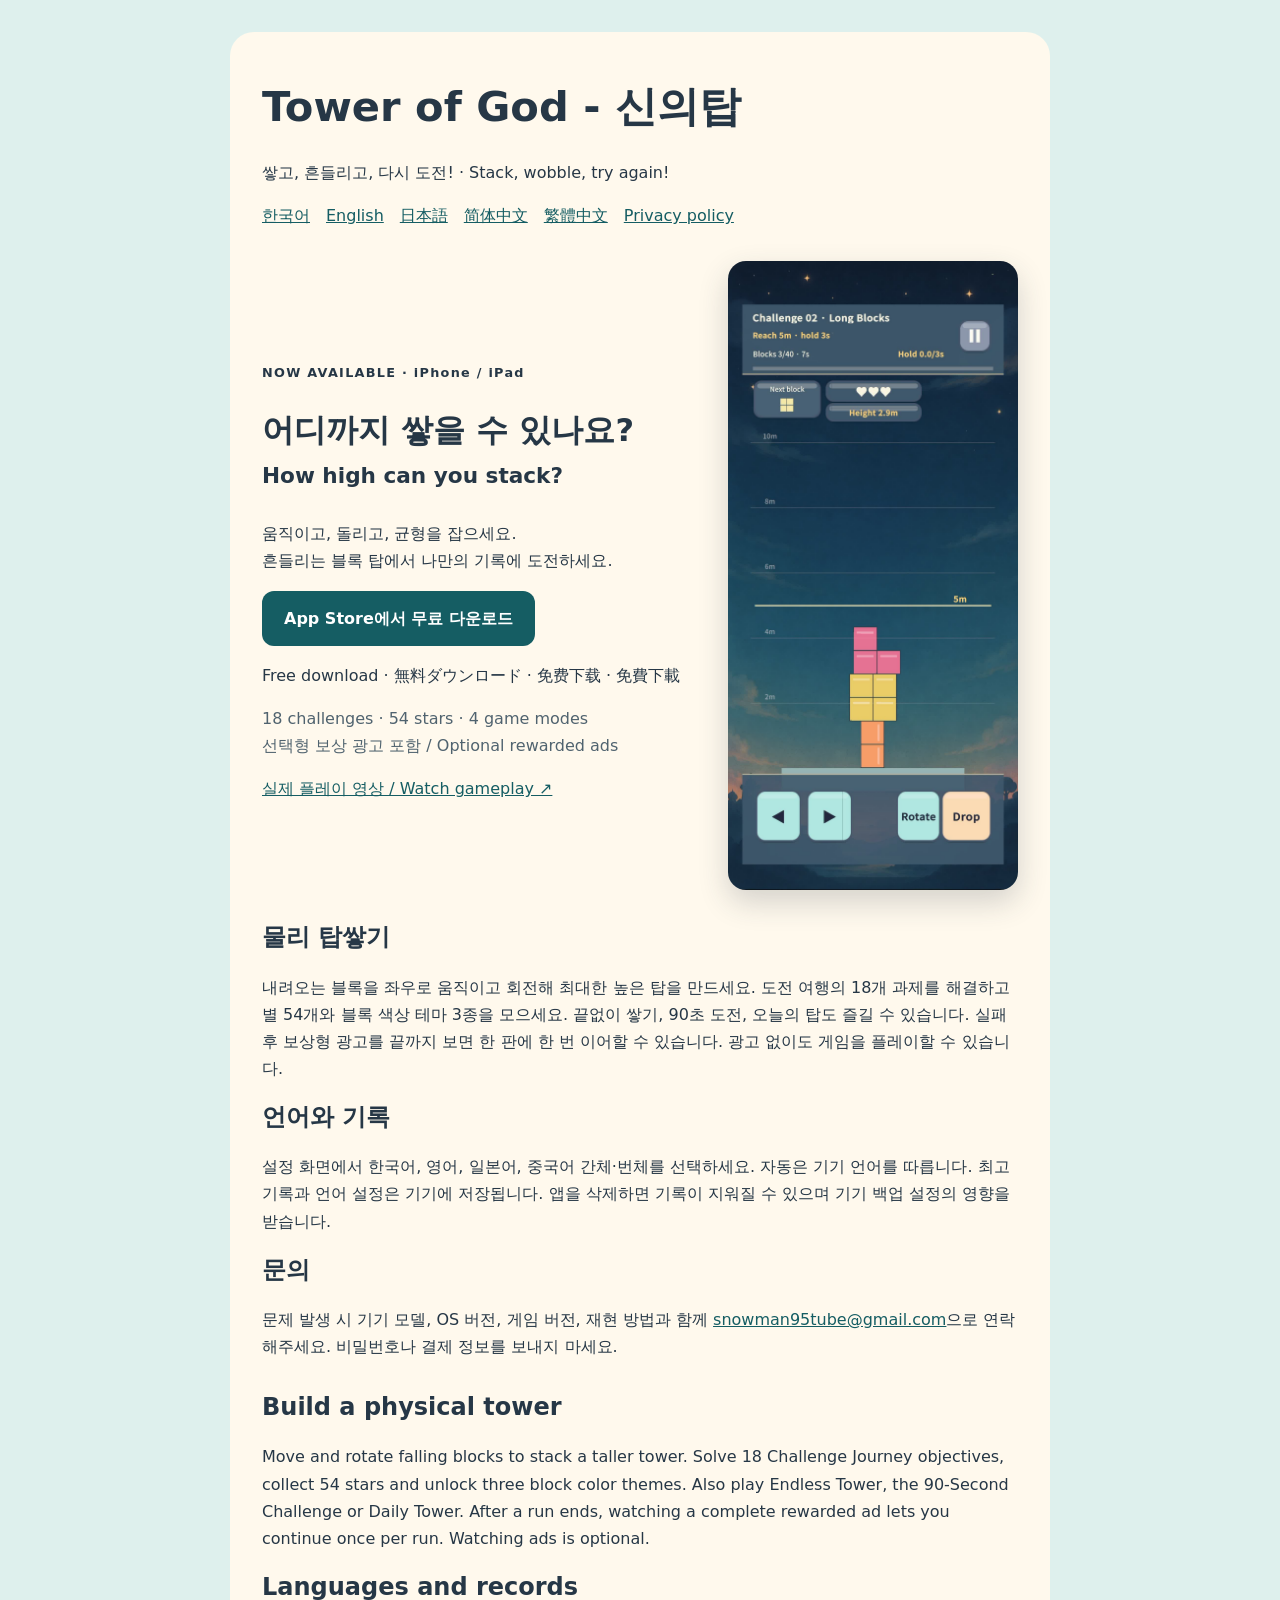
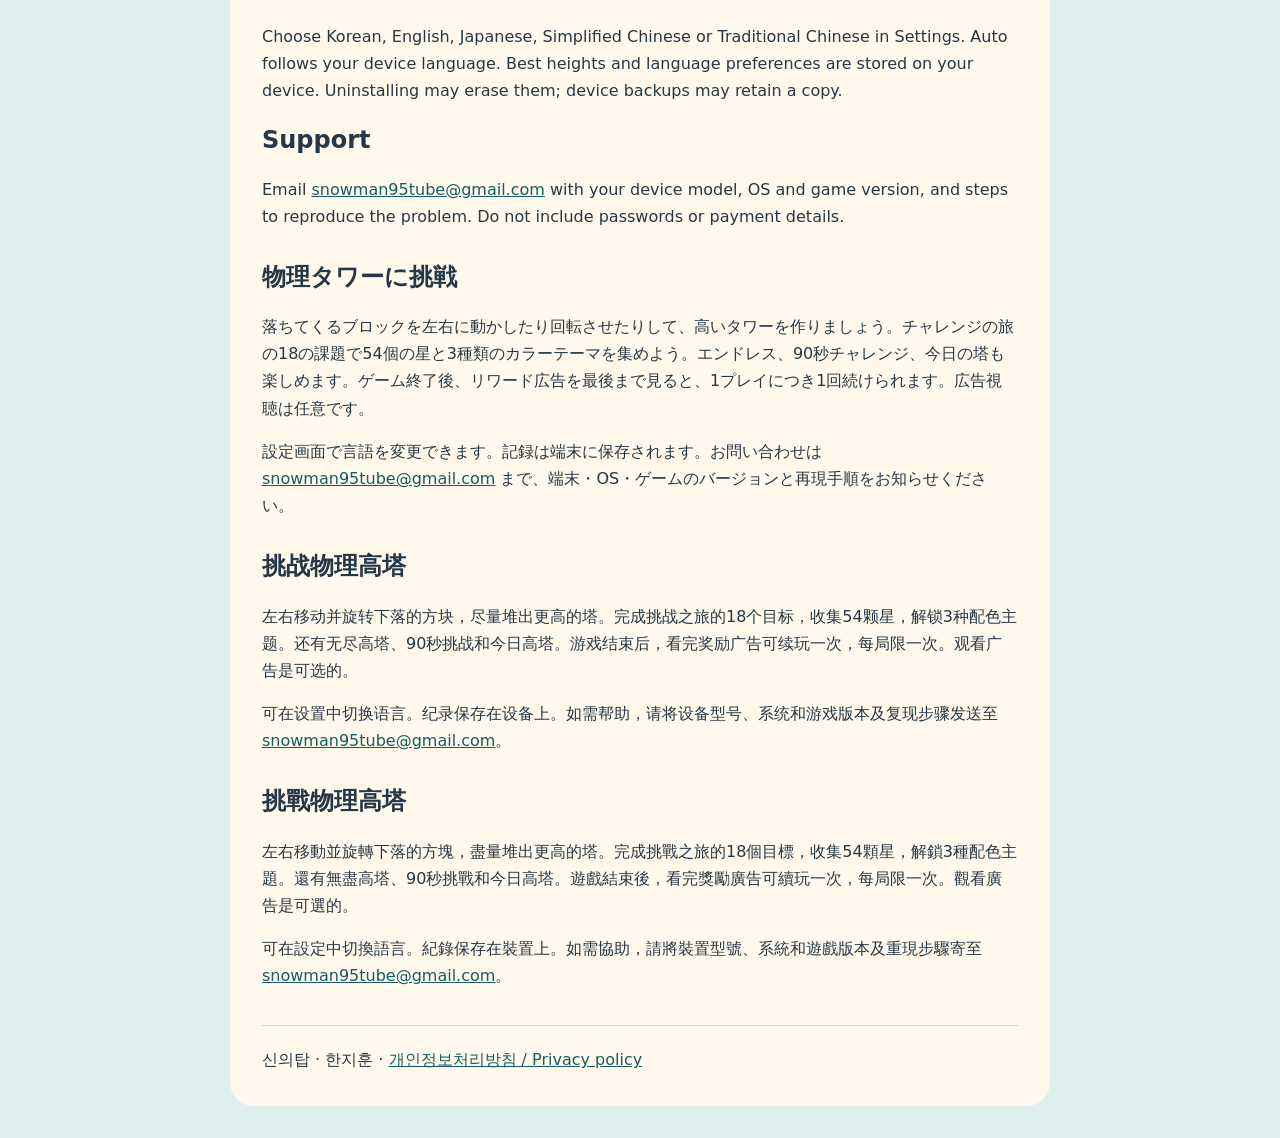
<file: index.html>
<!doctype html><html lang="ko"><head><meta charset="utf-8"><meta name="viewport" content="width=device-width,initial-scale=1"><title>Tower of God - 신의탑 | 무료 물리 블록 쌓기 게임</title><meta name="description" content="무료 iPhone·iPad 물리 블록 쌓기 게임. 18개 도전 과제, 끝없이 쌓기, 90초 도전, 오늘의 탑. 한국어·영어·일본어·중국어 지원."><link rel="stylesheet" href="style.css"><link rel="canonical" href="https://snowman95.github.io/physics-tower-support/"><meta property="og:title" content="Tower of God - 신의탑"><meta property="og:description" content="어디까지 쌓을 수 있나요? 무료 물리 블록 쌓기 게임 · Free physics stacking game for iPhone and iPad."><meta property="og:image" content="https://snowman95.github.io/physics-tower-support/gameplay.jpg"><meta property="og:type" content="website"></head><body><main>
<header><h1>Tower of God - 신의탑</h1><p>쌓고, 흔들리고, 다시 도전! · Stack, wobble, try again!</p><nav><a href="#ko">한국어</a><a href="#en">English</a><a href="#ja">日本語</a><a href="#sc">简体中文</a><a href="#tc">繁體中文</a><a href="privacy.html">Privacy policy</a></nav></header><section class="hero"><div><p class="eyebrow">NOW AVAILABLE · iPhone / iPad</p><h2>어디까지 쌓을 수 있나요?<br><span>How high can you stack?</span></h2><p>움직이고, 돌리고, 균형을 잡으세요.<br>흔들리는 블록 탑에서 나만의 기록에 도전하세요.</p><a class="download" href="https://apps.apple.com/app/id6817821624">App Store에서 무료 다운로드</a><p>Free download · 無料ダウンロード · 免费下载 · 免費下載</p><p class="subtle">18 challenges · 54 stars · 4 game modes<br>선택형 보상 광고 포함 / Optional rewarded ads</p><a href="https://www.youtube.com/shorts/ldvLLQEtIjU">실제 플레이 영상 / Watch gameplay ↗</a></div><img src="gameplay.jpg" alt="실제 게임 화면: 블록을 쌓아 목표 높이에 도전" width="360" height="780"></section>
<section id="ko" lang="ko"><h2>물리 탑쌓기</h2><p>내려오는 블록을 좌우로 움직이고 회전해 최대한 높은 탑을 만드세요. 도전 여행의 18개 과제를 해결하고 별 54개와 블록 색상 테마 3종을 모으세요. 끝없이 쌓기, 90초 도전, 오늘의 탑도 즐길 수 있습니다. 실패 후 보상형 광고를 끝까지 보면 한 판에 한 번 이어할 수 있습니다. 광고 없이도 게임을 플레이할 수 있습니다.</p><h2>언어와 기록</h2><p>설정 화면에서 한국어, 영어, 일본어, 중국어 간체·번체를 선택하세요. 자동은 기기 언어를 따릅니다. 최고 기록과 언어 설정은 기기에 저장됩니다. 앱을 삭제하면 기록이 지워질 수 있으며 기기 백업 설정의 영향을 받습니다.</p><h2>문의</h2><p>문제 발생 시 기기 모델, OS 버전, 게임 버전, 재현 방법과 함께 <a href="mailto:snowman95tube@gmail.com">snowman95tube@gmail.com</a>으로 연락해주세요. 비밀번호나 결제 정보를 보내지 마세요.</p></section>
<section id="en" lang="en"><h2>Build a physical tower</h2><p>Move and rotate falling blocks to stack a taller tower. Solve 18 Challenge Journey objectives, collect 54 stars and unlock three block color themes. Also play Endless Tower, the 90-Second Challenge or Daily Tower. After a run ends, watching a complete rewarded ad lets you continue once per run. Watching ads is optional.</p><h2>Languages and records</h2><p>Choose Korean, English, Japanese, Simplified Chinese or Traditional Chinese in Settings. Auto follows your device language. Best heights and language preferences are stored on your device. Uninstalling may erase them; device backups may retain a copy.</p><h2>Support</h2><p>Email <a href="mailto:snowman95tube@gmail.com">snowman95tube@gmail.com</a> with your device model, OS and game version, and steps to reproduce the problem. Do not include passwords or payment details.</p></section>
<section id="ja" lang="ja"><h2>物理タワーに挑戦</h2><p>落ちてくるブロックを左右に動かしたり回転させたりして、高いタワーを作りましょう。チャレンジの旅の18の課題で54個の星と3種類のカラーテーマを集めよう。エンドレス、90秒チャレンジ、今日の塔も楽しめます。ゲーム終了後、リワード広告を最後まで見ると、1プレイにつき1回続けられます。広告視聴は任意です。</p><p>設定画面で言語を変更できます。記録は端末に保存されます。お問い合わせは <a href="mailto:snowman95tube@gmail.com">snowman95tube@gmail.com</a> まで、端末・OS・ゲームのバージョンと再現手順をお知らせください。</p></section>
<section id="sc" lang="zh-Hans"><h2>挑战物理高塔</h2><p>左右移动并旋转下落的方块，尽量堆出更高的塔。完成挑战之旅的18个目标，收集54颗星，解锁3种配色主题。还有无尽高塔、90秒挑战和今日高塔。游戏结束后，看完奖励广告可续玩一次，每局限一次。观看广告是可选的。</p><p>可在设置中切换语言。纪录保存在设备上。如需帮助，请将设备型号、系统和游戏版本及复现步骤发送至 <a href="mailto:snowman95tube@gmail.com">snowman95tube@gmail.com</a>。</p></section>
<section id="tc" lang="zh-Hant"><h2>挑戰物理高塔</h2><p>左右移動並旋轉下落的方塊，盡量堆出更高的塔。完成挑戰之旅的18個目標，收集54顆星，解鎖3種配色主題。還有無盡高塔、90秒挑戰和今日高塔。遊戲結束後，看完獎勵廣告可續玩一次，每局限一次。觀看廣告是可選的。</p><p>可在設定中切換語言。紀錄保存在裝置上。如需協助，請將裝置型號、系統和遊戲版本及重現步驟寄至 <a href="mailto:snowman95tube@gmail.com">snowman95tube@gmail.com</a>。</p></section>
<footer>신의탑 · 한지훈 · <a href="privacy.html">개인정보처리방침 / Privacy policy</a></footer></main></body></html>
</file>
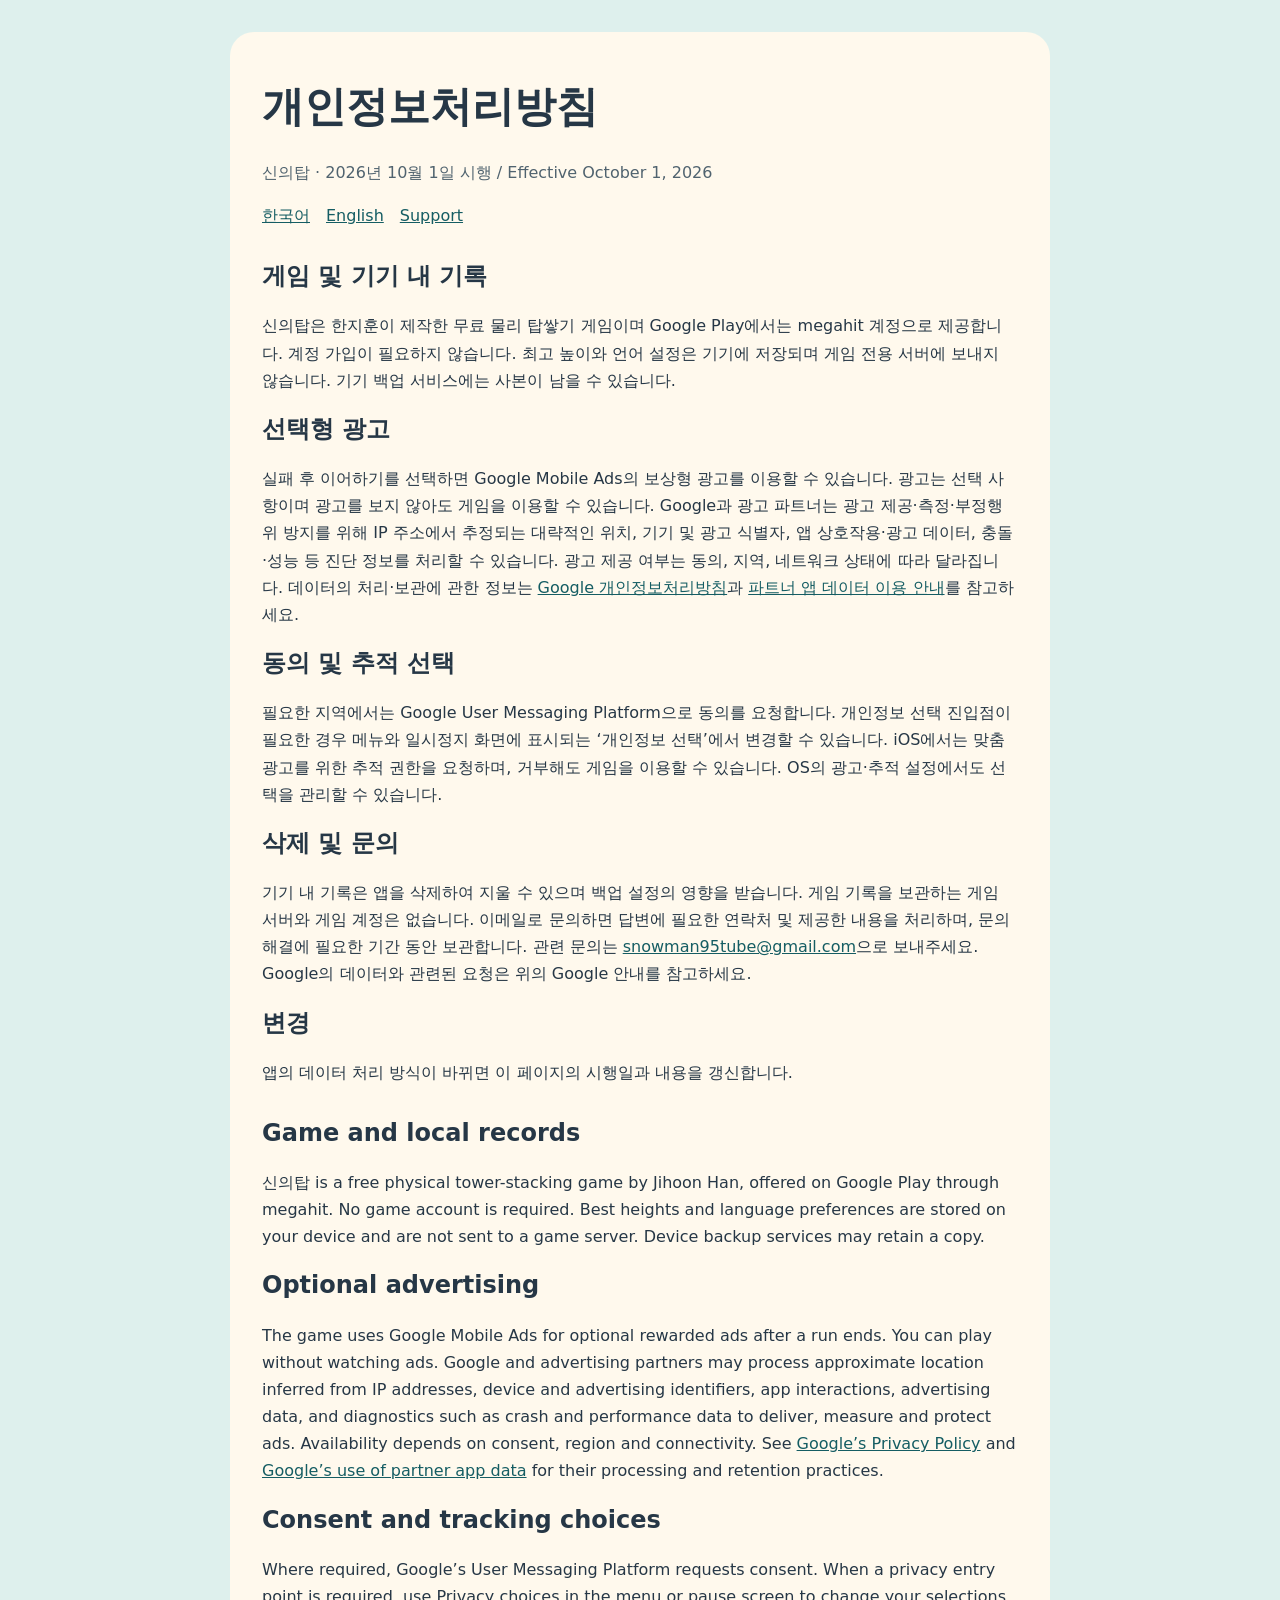
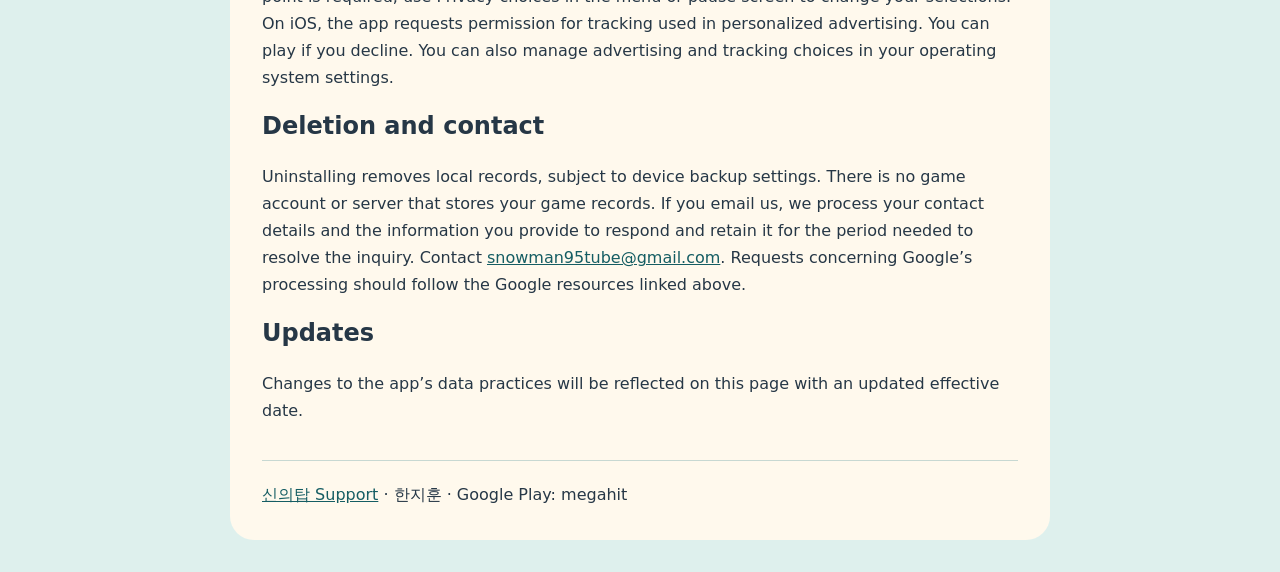
<file: privacy.html>
<!doctype html><html lang="ko"><head><meta charset="utf-8"><meta name="viewport" content="width=device-width,initial-scale=1"><title>신의탑 — Privacy Policy</title><link rel="stylesheet" href="style.css"></head><body><main>
<header><h1>개인정보처리방침</h1><p class="subtle">신의탑 · 2026년 10월 1일 시행 / Effective October 1, 2026</p><nav><a href="#ko">한국어</a><a href="#en">English</a><a href="index.html">Support</a></nav></header>
<section id="ko" lang="ko"><h2>게임 및 기기 내 기록</h2><p>신의탑은 한지훈이 제작한 무료 물리 탑쌓기 게임이며 Google Play에서는 megahit 계정으로 제공합니다. 계정 가입이 필요하지 않습니다. 최고 높이와 언어 설정은 기기에 저장되며 게임 전용 서버에 보내지 않습니다. 기기 백업 서비스에는 사본이 남을 수 있습니다.</p><h2>선택형 광고</h2><p>실패 후 이어하기를 선택하면 Google Mobile Ads의 보상형 광고를 이용할 수 있습니다. 광고는 선택 사항이며 광고를 보지 않아도 게임을 이용할 수 있습니다. Google과 광고 파트너는 광고 제공·측정·부정행위 방지를 위해 IP 주소에서 추정되는 대략적인 위치, 기기 및 광고 식별자, 앱 상호작용·광고 데이터, 충돌·성능 등 진단 정보를 처리할 수 있습니다. 광고 제공 여부는 동의, 지역, 네트워크 상태에 따라 달라집니다. 데이터의 처리·보관에 관한 정보는 <a href="https://policies.google.com/privacy">Google 개인정보처리방침</a>과 <a href="https://policies.google.com/technologies/partner-sites">파트너 앱 데이터 이용 안내</a>를 참고하세요.</p><h2>동의 및 추적 선택</h2><p>필요한 지역에서는 Google User Messaging Platform으로 동의를 요청합니다. 개인정보 선택 진입점이 필요한 경우 메뉴와 일시정지 화면에 표시되는 ‘개인정보 선택’에서 변경할 수 있습니다. iOS에서는 맞춤 광고를 위한 추적 권한을 요청하며, 거부해도 게임을 이용할 수 있습니다. OS의 광고·추적 설정에서도 선택을 관리할 수 있습니다.</p><h2>삭제 및 문의</h2><p>기기 내 기록은 앱을 삭제하여 지울 수 있으며 백업 설정의 영향을 받습니다. 게임 기록을 보관하는 게임 서버와 게임 계정은 없습니다. 이메일로 문의하면 답변에 필요한 연락처 및 제공한 내용을 처리하며, 문의 해결에 필요한 기간 동안 보관합니다. 관련 문의는 <a href="mailto:snowman95tube@gmail.com">snowman95tube@gmail.com</a>으로 보내주세요. Google의 데이터와 관련된 요청은 위의 Google 안내를 참고하세요.</p><h2>변경</h2><p>앱의 데이터 처리 방식이 바뀌면 이 페이지의 시행일과 내용을 갱신합니다.</p></section>
<section id="en" lang="en"><h2>Game and local records</h2><p>신의탑 is a free physical tower-stacking game by Jihoon Han, offered on Google Play through megahit. No game account is required. Best heights and language preferences are stored on your device and are not sent to a game server. Device backup services may retain a copy.</p><h2>Optional advertising</h2><p>The game uses Google Mobile Ads for optional rewarded ads after a run ends. You can play without watching ads. Google and advertising partners may process approximate location inferred from IP addresses, device and advertising identifiers, app interactions, advertising data, and diagnostics such as crash and performance data to deliver, measure and protect ads. Availability depends on consent, region and connectivity. See <a href="https://policies.google.com/privacy">Google’s Privacy Policy</a> and <a href="https://policies.google.com/technologies/partner-sites">Google’s use of partner app data</a> for their processing and retention practices.</p><h2>Consent and tracking choices</h2><p>Where required, Google’s User Messaging Platform requests consent. When a privacy entry point is required, use Privacy choices in the menu or pause screen to change your selections. On iOS, the app requests permission for tracking used in personalized advertising. You can play if you decline. You can also manage advertising and tracking choices in your operating system settings.</p><h2>Deletion and contact</h2><p>Uninstalling removes local records, subject to device backup settings. There is no game account or server that stores your game records. If you email us, we process your contact details and the information you provide to respond and retain it for the period needed to resolve the inquiry. Contact <a href="mailto:snowman95tube@gmail.com">snowman95tube@gmail.com</a>. Requests concerning Google’s processing should follow the Google resources linked above.</p><h2>Updates</h2><p>Changes to the app’s data practices will be reflected on this page with an updated effective date.</p></section>
<footer><a href="index.html">신의탑 Support</a> · 한지훈 · Google Play: megahit</footer></main></body></html>
</file>
<file: style.css>
:root{color-scheme:light;--ink:#263746;--paper:#fff9ed;--teal:#def0ed}*{box-sizing:border-box}body{margin:0;font-family:system-ui,sans-serif;background:var(--teal);color:var(--ink);line-height:1.7}main{max-width:820px;margin:32px auto;padding:32px;background:var(--paper);border-radius:24px}h1{font-size:2.6rem;margin:.2em 0}h2{line-height:1.3}nav{display:flex;gap:16px;flex-wrap:wrap}a{color:#155d63}section{margin:32px 0}footer{border-top:1px solid #c7d8d2;margin-top:36px;padding-top:20px}.subtle{color:#50636f}@media(max-width:600px){main{margin:0;padding:24px;border-radius:0}h1{font-size:2rem}}

.hero{display:grid;grid-template-columns:1.2fr .8fr;gap:30px;align-items:center}.hero img{max-width:100%;height:auto;border-radius:18px;box-shadow:0 12px 30px #26374633}.hero h2{font-size:2rem}.hero h2 span{font-size:1.35rem}.eyebrow{font-size:.8rem;font-weight:800;letter-spacing:.1em}.download{display:inline-block;background:#155d63;color:white;font-weight:800;text-decoration:none;padding:14px 22px;border-radius:12px}@media(max-width:600px){.hero{grid-template-columns:1fr}.hero img{width:240px;justify-self:center}.hero h2{font-size:1.8rem}}
</file>
